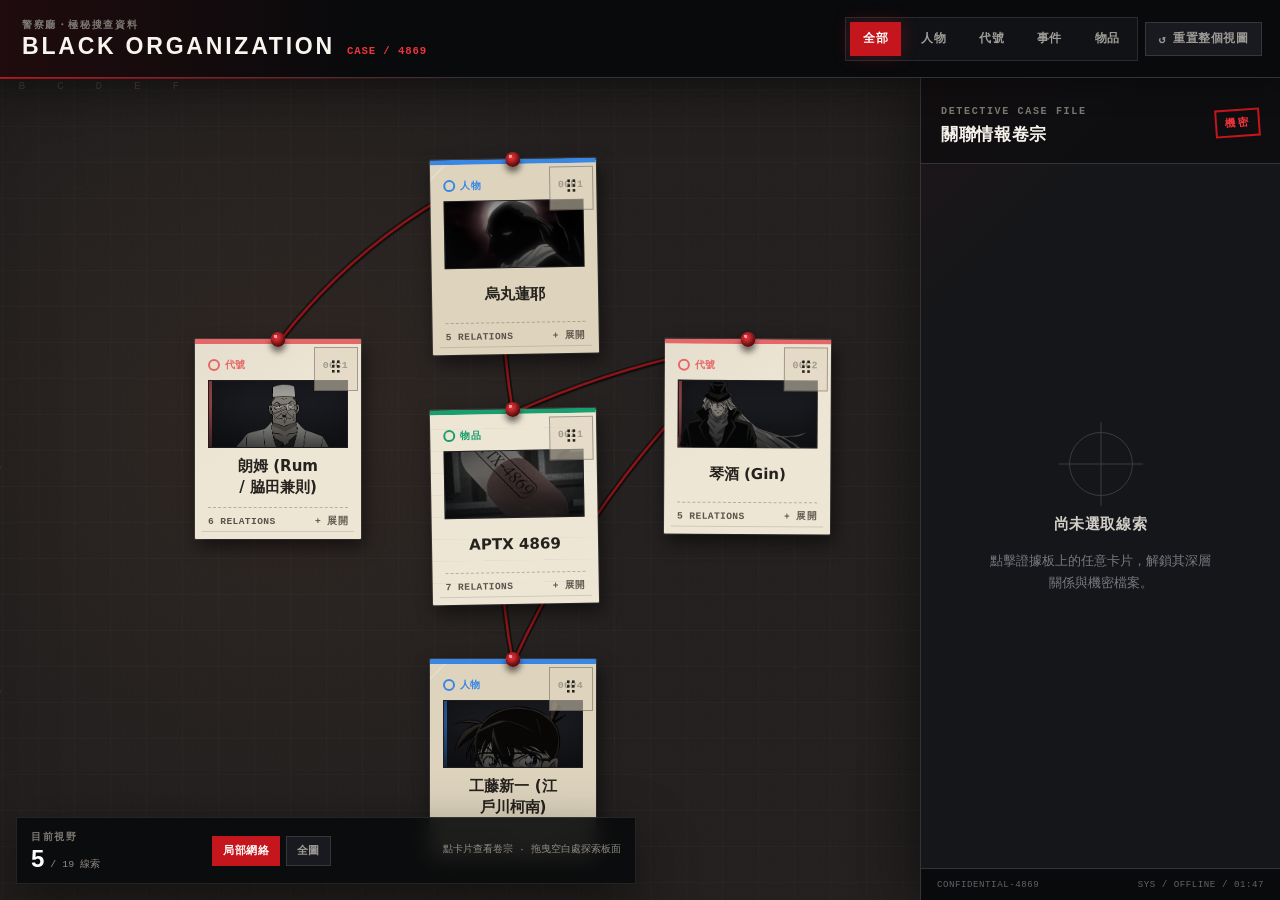
<file: index.html>
<!DOCTYPE html>
<html lang="zh-Hant">
<head>
  <meta charset="UTF-8">
  <meta name="viewport" content="width=device-width, initial-scale=1.0, viewport-fit=cover">
  <meta name="theme-color" content="#101114">
  <meta name="description" content="《名偵探柯南》黑衣組織互動式證據板：拖曳線索、展開關聯並查閱機密卷宗。">
  <link rel="canonical" href="https://www.hpchang.com/black-org-evidence-board/">

  <meta property="og:type" content="website">
  <meta property="og:locale" content="zh_TW">
  <meta property="og:site_name" content="黑衣組織機密情報證據板">
  <meta property="og:title" content="黑衣組織機密情報證據板">
  <meta property="og:description" content="《名偵探柯南》黑衣組織互動式證據板：拖曳線索、展開關聯並查閱機密卷宗。">
  <meta property="og:url" content="https://www.hpchang.com/black-org-evidence-board/">
  <meta property="og:image" content="https://www.hpchang.com/black-org-evidence-board/assets/og/black-org-evidence-board-og.png">
  <meta property="og:image:secure_url" content="https://www.hpchang.com/black-org-evidence-board/assets/og/black-org-evidence-board-og.png">
  <meta property="og:image:type" content="image/png">
  <meta property="og:image:width" content="1200">
  <meta property="og:image:height" content="630">
  <meta property="og:image:alt" content="黑色軟木證據板上以紅線串聯線索，標示 BLACK ORGANIZATION 與 CASE / 4869">

  <meta name="twitter:card" content="summary_large_image">
  <meta name="twitter:title" content="黑衣組織機密情報證據板">
  <meta name="twitter:description" content="《名偵探柯南》黑衣組織互動式證據板：拖曳線索、展開關聯並查閱機密卷宗。">
  <meta name="twitter:image" content="https://www.hpchang.com/black-org-evidence-board/assets/og/black-org-evidence-board-og.png">
  <meta name="twitter:image:alt" content="黑色軟木證據板上以紅線串聯線索，標示 BLACK ORGANIZATION 與 CASE / 4869">

  <title>黑衣組織機密情報證據板</title>
  <link rel="icon" href="./favicon/2-magnifier-clue.svg" type="image/svg+xml">
  <link rel="stylesheet" href="styles.css">
</head>
<body>
  <div id="app">
    <header class="control-header">
      <div class="brand-lockup" aria-label="黑衣組織機密情報證據板">
        <span class="brand-kicker">警察廳・極秘搜查資料</span>
        <div class="brand-row">
          <h1>BLACK ORGANIZATION</h1>
          <span class="case-number">CASE / 4869</span>
        </div>
      </div>

      <div class="toolbar" aria-label="證據板控制列">
        <div class="filter-group" role="group" aria-label="分類篩選">
          <button class="filter-btn active" type="button" data-filter="all" aria-pressed="true">全部</button>
          <button class="filter-btn" type="button" data-filter="person" aria-pressed="false">人物</button>
          <button class="filter-btn" type="button" data-filter="code" aria-pressed="false">代號</button>
          <button class="filter-btn" type="button" data-filter="event" aria-pressed="false">事件</button>
          <button class="filter-btn" type="button" data-filter="item" aria-pressed="false">物品</button>
        </div>
        <button id="reset-layout-btn" class="util-btn" type="button"
          title="重置整個視圖：清除卡片位置、選取、展開、篩選與視野模式"
          aria-label="重置整個視圖：清除卡片位置、選取、展開、篩選與視野模式">
          <span aria-hidden="true">↺</span> 重置整個視圖
        </button>
      </div>
    </header>

    <main class="board-wrapper" id="board-wrapper" aria-label="互動式證據板">
      <div id="pinboard" class="pinboard">
        <svg id="connections-svg" aria-hidden="true"></svg>
        <div class="board-stamp" aria-hidden="true">
          <span>TOP SECRET</span>
          <small>AUTHORIZED EYES ONLY</small>
        </div>
        <div class="board-coordinate board-coordinate-x" aria-hidden="true">A&nbsp;&nbsp;&nbsp;B&nbsp;&nbsp;&nbsp;C&nbsp;&nbsp;&nbsp;D&nbsp;&nbsp;&nbsp;E&nbsp;&nbsp;&nbsp;F</div>
        <div class="board-coordinate board-coordinate-y" aria-hidden="true">01&nbsp;&nbsp;&nbsp;02&nbsp;&nbsp;&nbsp;03&nbsp;&nbsp;&nbsp;04</div>
      </div>

      <div class="board-hud" aria-live="polite">
        <div class="hud-status hud-readouts">
          <div class="hud-metric">
            <span class="hud-label">目前視野</span>
            <strong id="visible-count">5</strong><span class="hud-unit"> / 19 線索</span>
          </div>
        </div>
        <div class="hud-view-controls" role="group" aria-label="視野模式">
          <button class="view-mode-btn active" type="button" data-view-mode="local" aria-pressed="true">局部網絡</button>
          <button class="view-mode-btn" type="button" data-view-mode="all" aria-pressed="false">全圖</button>
        </div>
        <p class="hud-instruction">點卡片查看卷宗 · 拖曳空白處探索板面</p>
      </div>
    </main>

    <aside id="case-file-sidebar" class="sidebar" aria-label="偵探卷宗側欄" data-sheet-state="peek">
      <div class="sidebar-header">
        <div>
          <span class="sidebar-eyebrow">DETECTIVE CASE FILE</span>
          <h2>關聯情報卷宗</h2>
        </div>
        <span class="security-level">機密</span>
      </div>

      <button class="sheet-handle" type="button" aria-expanded="false" aria-label="展開或收合卷宗面板">
        <span aria-hidden="true"></span>
      </button>

      <div id="sidebar-content" class="sidebar-content">
        <div class="empty-state">
          <div class="empty-crosshair" aria-hidden="true"></div>
          <p class="empty-title">尚未選取線索</p>
          <p>點擊證據板上的任意卡片，解鎖其深層關係與機密檔案。</p>
        </div>
      </div>

      <footer class="sidebar-footer">
        <span>CONFIDENTIAL-4869</span>
        <span id="hits-line" class="archive-access" hidden>
          訪客計數 <strong id="hits">—</strong>
        </span>
        <span id="record-clock">SYS / OFFLINE</span>
      </footer>
    </aside>
  </div>

  <div id="interaction-status" class="visually-hidden" role="status" aria-live="polite" aria-atomic="true"></div>

  <script src="script.js"></script>
</body>
</html>
</file>
<file: styles.css>
/*
 * BLACK ORGANIZATION // EVIDENCE BOARD
 * Offline-first noir interface. No external fonts or assets required.
 */

:root {
  color-scheme: dark;
  --ink-black: #101114;
  --ink-deep: #090a0c;
  --panel-black: #151619;
  --cork-char: #23201f;
  --cork-edge: #171514;
  --paper: #ded4be;
  --paper-light: #eee6d5;
  --paper-ink: #25221e;
  --fog: #bcb8ae;
  --muted: #7c7973;
  --rule: #32343a;
  --signal-red: #c4161c;
  --signal-red-hot: #ef343b;
  --type-person: #3987e5;
  --type-code: #e66767;
  --type-event: #c98500;
  --type-item: #199e70;
  --header-height: 78px;
  --sidebar-width: 360px;
  --shadow-deep: 0 20px 60px rgba(0, 0, 0, 0.45);
  --font-display: "Arial Narrow", "DIN Condensed", "Avenir Next Condensed", sans-serif;
  --font-body: "PingFang TC", "Noto Sans TC", "Microsoft JhengHei", system-ui, sans-serif;
  --font-mono: "SFMono-Regular", Consolas, "Liberation Mono", monospace;
}

* {
  box-sizing: border-box;
}

html,
body {
  width: 100%;
  min-width: 0;
  height: 100%;
  margin: 0;
  overflow: hidden;
}

body {
  background: var(--ink-black);
  color: #f5f2eb;
  font-family: var(--font-body);
  -webkit-font-smoothing: antialiased;
}

button,
input {
  font: inherit;
}

/* P1-D：live region 僅供輔助科技，視覺隱藏但可被 screen reader 讀取 */
.visually-hidden {
  position: absolute;
  width: 1px;
  height: 1px;
  margin: -1px;
  padding: 0;
  border: 0;
  overflow: hidden;
  clip: rect(0, 0, 0, 0);
  clip-path: inset(50%);
  white-space: nowrap;
}

button:focus-visible,
.node-card:focus-visible,
.relation-item:focus-visible,
.detail-name:focus-visible {
  outline: 2px solid #ffffff;
  outline-offset: 3px;
}

/* P0-D：select overlay 與 drag handle 分離熱區 */
.card-select-action {
  position: absolute;
  inset: 0;
  z-index: 4;
  width: 100%;
  height: 100%;
  padding: 0;
  border: 0;
  margin: 0;
  background: transparent;
  color: inherit;
  cursor: pointer;
}

.card-select-action:focus-visible {
  outline: 2px solid #ffffff;
  outline-offset: -2px;
}

.card-drag-handle {
  position: absolute;
  top: 3px;
  right: 3px;
  z-index: 6;
  display: grid;
  place-items: center;
  width: 44px;
  height: 44px;
  padding: 0;
  border: 1px solid rgba(37, 34, 30, 0.35);
  border-radius: 0;
  background: rgba(222, 212, 190, 0.55);
  color: var(--paper-ink);
  cursor: grab;
  touch-action: none;
}

.card-drag-handle::before {
  content: "⠿";
  font-size: 1.1rem;
  line-height: 1;
}

.card-drag-handle:focus-visible {
  outline: 2px solid #ffffff;
  outline-offset: 2px;
}

.card-drag-handle:active {
  cursor: grabbing;
}

/* P0-D：拖曳空白板面平移 */
.pinboard.panning {
  cursor: grabbing;
}

.pinboard {
  cursor: grab;
}

#app {
  display: grid;
  grid-template-columns: minmax(0, 1fr) var(--sidebar-width);
  grid-template-rows: var(--header-height) minmax(0, 1fr);
  width: 100%;
  height: 100dvh;
  background: var(--ink-black);
}

/* ── Command header ─────────────────────────────────────────────── */
.control-header {
  position: relative;
  z-index: 20;
  grid-column: 1 / -1;
  display: flex;
  align-items: center;
  justify-content: space-between;
  gap: 24px;
  min-width: 0;
  padding: 0 18px 0 22px;
  background:
    linear-gradient(90deg, rgba(196, 22, 28, 0.12), transparent 28%),
    var(--ink-deep);
  border-bottom: 1px solid var(--rule);
  box-shadow: 0 8px 30px rgba(0, 0, 0, 0.32);
}

.control-header::after {
  content: "";
  position: absolute;
  right: 0;
  bottom: -2px;
  left: 0;
  height: 2px;
  background: linear-gradient(90deg, var(--signal-red), transparent 36%);
  opacity: 0.8;
}

.brand-lockup {
  display: grid;
  gap: 3px;
  min-width: 310px;
}

.brand-kicker,
.sidebar-eyebrow,
.hud-label {
  color: var(--muted);
  font-family: var(--font-mono);
  font-size: 0.63rem;
  font-weight: 700;
  letter-spacing: 0.16em;
  text-transform: uppercase;
}

.brand-row {
  display: flex;
  align-items: baseline;
  gap: 12px;
}

.brand-row h1 {
  margin: 0;
  color: #f8f5ef;
  font-family: var(--font-display);
  font-size: clamp(1.05rem, 1.8vw, 1.55rem);
  font-stretch: condensed;
  font-weight: 900;
  letter-spacing: 0.12em;
  line-height: 1;
  text-wrap: balance;
}

.case-number {
  color: var(--signal-red-hot);
  font-family: var(--font-mono);
  font-size: 0.67rem;
  font-weight: 700;
  letter-spacing: 0.08em;
  white-space: nowrap;
}

.toolbar,
.filter-group {
  display: flex;
  align-items: center;
  gap: 7px;
}

.toolbar {
  min-width: 0;
}

.filter-group {
  padding: 4px;
  border: 1px solid #292b31;
  background: #111216;
}

.filter-btn,
.util-btn {
  min-height: 34px;
  border: 1px solid transparent;
  border-radius: 0;
  color: #9f9d97;
  background: transparent;
  cursor: pointer;
  font-family: var(--font-mono);
  font-size: 0.72rem;
  font-weight: 700;
  letter-spacing: 0.04em;
  transition: color 160ms ease, background 160ms ease, border-color 160ms ease, transform 160ms ease;
}

.filter-btn {
  padding: 0 12px;
}

.util-btn {
  display: inline-flex;
  align-items: center;
  gap: 7px;
  padding: 0 13px;
  border-color: #35373d;
  background: #191a1f;
}

.filter-btn:hover,
.util-btn:hover {
  color: #ffffff;
  border-color: #5a5d66;
  background: #25262c;
}

.filter-btn.active {
  color: #ffffff;
  border-color: var(--signal-red);
  background: var(--signal-red);
  box-shadow: 0 0 18px rgba(196, 22, 28, 0.28);
}

.util-btn:active,
.filter-btn:active {
  transform: translateY(1px);
}

/* ── Board ──────────────────────────────────────────────────────── */
.board-wrapper {
  position: relative;
  grid-column: 1;
  grid-row: 2;
  min-width: 0;
  min-height: 0;
  overflow: auto;
  overscroll-behavior: contain;
  background: var(--cork-edge);
  scrollbar-color: #4c4743 #151515;
  scrollbar-width: thin;
}

.board-wrapper::-webkit-scrollbar,
.sidebar-content::-webkit-scrollbar {
  width: 10px;
  height: 10px;
}

.board-wrapper::-webkit-scrollbar-track,
.sidebar-content::-webkit-scrollbar-track {
  background: #151515;
}

.board-wrapper::-webkit-scrollbar-thumb,
.sidebar-content::-webkit-scrollbar-thumb {
  border: 2px solid #151515;
  background: #4c4743;
}

.pinboard {
  position: relative;
  width: 1800px;
  height: 1240px;
  isolation: isolate;
  overflow: hidden;
  background-color: var(--cork-char);
  background-image:
    linear-gradient(rgba(255, 255, 255, 0.018) 1px, transparent 1px),
    linear-gradient(90deg, rgba(255, 255, 255, 0.018) 1px, transparent 1px),
    radial-gradient(circle at 20% 30%, rgba(107, 72, 57, 0.16), transparent 24%),
    radial-gradient(circle at 78% 65%, rgba(0, 0, 0, 0.24), transparent 32%);
  background-size: 36px 36px, 36px 36px, auto, auto;
  box-shadow: inset 0 0 110px rgba(0, 0, 0, 0.62);
}

.pinboard::before {
  content: "";
  position: absolute;
  inset: 17px;
  z-index: 0;
  pointer-events: none;
  border: 1px solid rgba(222, 212, 190, 0.08);
}

.pinboard::after {
  content: "";
  position: absolute;
  inset: 0;
  z-index: 0;
  pointer-events: none;
  opacity: 0.22;
  background-image: repeating-radial-gradient(circle at 10% 20%, transparent 0 4px, rgba(255, 255, 255, 0.03) 5px 6px);
  background-size: 70px 56px;
  mix-blend-mode: overlay;
}

.board-coordinate {
  position: absolute;
  z-index: 0;
  color: rgba(222, 212, 190, 0.16);
  font-family: var(--font-mono);
  font-size: 0.7rem;
  letter-spacing: 0.26em;
  pointer-events: none;
}

.board-coordinate-x {
  top: 26px;
  left: 50px;
}

.board-coordinate-y {
  top: 78px;
  left: 26px;
  width: 10px;
  line-height: 14rem;
  word-break: break-all;
}

.board-stamp {
  position: absolute;
  right: 110px;
  bottom: 100px;
  z-index: 0;
  display: grid;
  gap: 4px;
  width: 210px;
  padding: 12px 16px;
  border: 4px double rgba(196, 22, 28, 0.28);
  color: rgba(196, 22, 28, 0.28);
  font-family: var(--font-mono);
  text-align: center;
  transform: rotate(-8deg);
  pointer-events: none;
}

.board-stamp span {
  font-size: 1.35rem;
  font-weight: 900;
  letter-spacing: 0.12em;
}

.board-stamp small {
  font-size: 0.58rem;
  letter-spacing: 0.09em;
}

#connections-svg {
  position: absolute;
  inset: 0;
  z-index: 1;
  width: 100%;
  height: 100%;
  overflow: visible;
  pointer-events: none;
}

.connection-shadow {
  fill: none;
  stroke: rgba(0, 0, 0, 0.7);
  stroke-width: 6px;
  stroke-linecap: round;
  opacity: 0.65;
}

.connection-line {
  fill: none;
  stroke: var(--signal-red);
  stroke-width: 2.5px;
  stroke-linecap: round;
  opacity: 0.68;
  transition: opacity 180ms ease, stroke-width 180ms ease, filter 180ms ease;
  filter: drop-shadow(0 2px 1px rgba(0, 0, 0, 0.65));
}

.connection-knot {
  fill: var(--signal-red-hot);
  opacity: 0.8;
}

.connection-line.active-connection {
  stroke: var(--signal-red-hot);
  stroke-width: 4px;
  opacity: 1;
  filter: drop-shadow(0 0 6px rgba(239, 52, 59, 0.55));
}

.connection-line.dimmed-connection,
.connection-shadow.dimmed-connection,
.connection-knot.dimmed-connection {
  opacity: 0.08;
}

/* ── Evidence cards ─────────────────────────────────────────────── */
.node-card {
  --type-color: var(--type-person);
  position: absolute;
  z-index: 3;
  display: grid;
  grid-template-rows: auto 68px minmax(38px, 1fr) auto;
  gap: 8px;
  width: 166px;
  min-height: 190px;
  padding: 14px 13px 11px;
  border: 0;
  border-top: 5px solid var(--type-color);
  border-radius: 1px;
  color: var(--paper-ink);
  background:
    linear-gradient(135deg, transparent 0 9px, rgba(255, 255, 255, 0.18) 10px 11px, transparent 12px),
    var(--paper);
  box-shadow: 3px 8px 18px rgba(0, 0, 0, 0.52), 0 0 0 1px rgba(255, 255, 255, 0.13);
  cursor: grab;
  user-select: none;
  touch-action: none;
  transform: rotate(var(--card-rotation, 0deg));
  transform-origin: 50% 12px;
  transition: opacity 180ms ease, box-shadow 180ms ease, transform 180ms ease, filter 180ms ease;
}

.node-card[data-type="person"] {
  --type-color: var(--type-person);
}

.node-card[data-type="code"] {
  --type-color: var(--type-code);
  background:
    linear-gradient(145deg, rgba(25, 18, 18, 0.04), transparent 45%),
    var(--paper-light);
}

.node-card[data-type="event"] {
  --type-color: var(--type-event);
  background:
    linear-gradient(0deg, rgba(201, 133, 0, 0.07), rgba(201, 133, 0, 0.07)),
    var(--paper);
}

.node-card[data-type="item"] {
  --type-color: var(--type-item);
  background:
    repeating-linear-gradient(0deg, transparent 0 21px, rgba(37, 34, 30, 0.055) 22px),
    var(--paper-light);
}

.node-card::before {
  content: "";
  position: absolute;
  top: -12px;
  left: 50%;
  z-index: 5;
  width: 15px;
  height: 15px;
  border-radius: 50%;
  background:
    radial-gradient(circle at 34% 29%, #ff9b9f 0 10%, transparent 12%),
    radial-gradient(circle at 42% 38%, #e5373d, #801014 72%);
  box-shadow: 0 5px 6px rgba(0, 0, 0, 0.56), inset -2px -3px 4px rgba(0, 0, 0, 0.35);
  transform: translateX(-50%);
}

.node-card::after {
  content: "";
  position: absolute;
  right: 7px;
  bottom: 7px;
  left: 7px;
  height: 1px;
  background: rgba(37, 34, 30, 0.15);
}

.node-card:hover,
.node-card:has(.card-select-action:hover),
.node-card:has(.card-drag-handle:hover) {
  z-index: 5;
  box-shadow: 5px 14px 28px rgba(0, 0, 0, 0.62), 0 0 0 1px rgba(255, 255, 255, 0.2);
  transform: rotate(0deg) translateY(-3px);
}

.node-card.dragging {
  z-index: 10;
  cursor: grabbing;
  box-shadow: 8px 18px 34px rgba(0, 0, 0, 0.72);
  transform: rotate(1.5deg) scale(1.025);
  transition: none;
}

.node-card.active-card {
  z-index: 7;
  box-shadow: 0 0 0 2px #ffffff, 0 0 0 6px rgba(196, 22, 28, 0.75), 8px 18px 36px rgba(0, 0, 0, 0.68);
  transform: rotate(0deg) scale(1.035);
}

.node-card.related-card {
  box-shadow: 0 0 0 2px color-mix(in srgb, var(--type-color), white 12%), 4px 10px 24px rgba(0, 0, 0, 0.58);
}

.node-card.dimmed-card {
  opacity: 0.24;
  filter: grayscale(0.5);
}

.card-meta {
  display: flex;
  align-items: center;
  justify-content: space-between;
  gap: 8px;
  color: #5a534a;
  font-family: var(--font-mono);
  font-size: 0.62rem;
  font-weight: 700;
  letter-spacing: 0.04em;
  text-transform: uppercase;
}

.card-type {
  display: inline-flex;
  align-items: center;
  gap: 5px;
  color: var(--type-color);
  font-weight: 800;
}

.card-type::before {
  content: "";
  width: 8px;
  height: 8px;
  border: 2px solid var(--type-color);
  border-radius: 50%;
}

.card-id {
  font-variant-numeric: tabular-nums;
}

.card-art {
  position: relative;
  margin: 0;
  border: 1px solid rgba(37, 34, 30, 0.28);
  background: #1b1c21;
  box-shadow: inset 3px 0 var(--type-color);
  overflow: hidden;
  pointer-events: none;
}

.card-art::after {
  content: "";
  position: absolute;
  z-index: 1;
  inset: 0;
  background:
    linear-gradient(90deg, rgba(13, 12, 12, 0.22), transparent 38%),
    linear-gradient(180deg, rgba(8, 9, 11, 0.08) 35%, rgba(8, 9, 11, 0.58));
  box-shadow: inset 0 0 22px rgba(8, 9, 11, 0.42);
}

.card-art img,
.card-art svg {
  display: block;
  width: 100%;
  height: 100%;
  transform: scale(1.08);
  transition: filter 180ms ease, transform 180ms ease;
}

.card-art img {
  object-fit: cover;
  object-position: var(--art-position, 50% 50%);
  filter: grayscale(0.78) sepia(0.18) saturate(0.72) contrast(1.2) brightness(0.7);
}

.node-card:hover .card-art img,
.node-card:has(.card-select-action:hover) .card-art img,
.node-card.active-card .card-art img,
.node-card:hover .card-art svg,
.node-card:has(.card-select-action:hover) .card-art svg,
.node-card.active-card .card-art svg {
  transform: scale(1.13);
}

.node-card:hover .card-art img,
.node-card:has(.card-select-action:hover) .card-art img,
.node-card.active-card .card-art img {
  filter: grayscale(0.62) sepia(0.16) saturate(0.8) contrast(1.22) brightness(0.78);
}

.card-title {
  align-self: center;
  margin: 0;
  font-family: var(--font-body);
  font-size: 0.94rem;
  font-weight: 800;
  line-height: 1.42;
  text-align: center;
  text-wrap: balance;
  word-break: break-word;
}

.card-footer {
  display: flex;
  align-items: center;
  justify-content: space-between;
  gap: 8px;
  padding-top: 7px;
  border-top: 1px dashed rgba(37, 34, 30, 0.28);
  color: #5a534a;
  font-family: var(--font-mono);
  font-size: 0.6rem;
  font-weight: 700;
  letter-spacing: 0.04em;
}

.expand-status {
  color: #5e574d;
  font-weight: 800;
}

/* P2-A：展開狀態以紅色 signal 強調；selector 改為 card 上的展開狀態（經由 select action）。 */
.node-card:has(.card-select-action[aria-expanded="true"]) .expand-status {
  color: #97151a;
  font-weight: 900;
}

.node-card.active-card .expand-status {
  color: var(--signal-red-hot);
}

.board-hud {
  position: sticky;
  bottom: 16px;
  left: 16px;
  z-index: 12;
  display: flex;
  align-items: center;
  justify-content: space-between;
  gap: 18px;
  width: min(620px, calc(100vw - var(--sidebar-width) - 32px));
  min-width: 300px;
  margin: -86px 0 16px 16px;
  padding: 12px 14px;
  border: 1px solid rgba(255, 255, 255, 0.1);
  background: rgba(9, 10, 12, 0.9);
  box-shadow: var(--shadow-deep);
  backdrop-filter: blur(10px);
  pointer-events: none;
}

.hud-readouts {
  display: flex;
  align-items: flex-end;
  gap: 14px;
}

.hud-metric {
  white-space: nowrap;
}

.hud-metric[hidden] {
  display: none;
}

.hud-metric + .hud-metric {
  padding-left: 14px;
  border-left: 1px solid rgba(255, 255, 255, 0.12);
}

.hud-metric .hud-label {
  display: block;
}

.board-hud strong {
  display: inline-block;
  margin-top: 3px;
  color: #ffffff;
  font-family: var(--font-display);
  font-size: 1.5rem;
  font-weight: 900;
  line-height: 1;
}

.archive-access strong {
  color: #f2d3d5;
  font-family: var(--font-mono);
  font-size: 1.2rem;
  letter-spacing: 0.04em;
}

/* P1-H：counter 降級至 sidebar footer，為網站訪客計數，不影響主版面 */
.sidebar-footer .archive-access {
  font-family: var(--font-mono);
  font-size: 0.57rem;
  letter-spacing: 0.04em;
  color: #62636a;
}

.sidebar-footer .archive-access[hidden] {
  display: none;
}

.sidebar-footer .archive-access strong {
  color: #b9b6ae;
  font-size: inherit;
}

.hud-unit,
.board-hud p {
  color: #8f8c85;
  font-family: var(--font-mono);
  font-size: 0.62rem;
}

.board-hud p {
  margin: 0;
  line-height: 1.5;
  text-align: right;
}

/* P0-B/C：view mode 切換 */
.hud-view-controls {
  display: flex;
  align-items: center;
  gap: 6px;
  pointer-events: auto;
}

.view-mode-btn {
  min-height: 30px;
  padding: 0 10px;
  border: 1px solid #35373d;
  border-radius: 0;
  background: #191a1f;
  color: #9f9d97;
  font-family: var(--font-mono);
  font-size: 0.68rem;
  font-weight: 700;
  letter-spacing: 0.04em;
  cursor: pointer;
  pointer-events: auto;
  transition: color 160ms ease, background 160ms ease, border-color 160ms ease;
}

.view-mode-btn:hover {
  color: #ffffff;
  border-color: #5a5d66;
  background: #25262c;
}

.view-mode-btn.active {
  color: #ffffff;
  border-color: var(--signal-red);
  background: var(--signal-red);
}

.hud-instruction {
  white-space: nowrap;
}

/* ── Case file sidebar ──────────────────────────────────────────── */
.sidebar {
  position: relative;
  z-index: 15;
  grid-column: 2;
  grid-row: 2;
  display: grid;
  grid-template-rows: auto minmax(0, 1fr) auto;
  min-width: 0;
  min-height: 0;
  overflow: hidden;
  border-left: 1px solid var(--rule);
  background:
    linear-gradient(135deg, rgba(196, 22, 28, 0.06), transparent 22%),
    var(--panel-black);
  box-shadow: -16px 0 42px rgba(0, 0, 0, 0.3);
}

.sidebar-header {
  display: flex;
  align-items: center;
  justify-content: space-between;
  gap: 18px;
  padding: 21px 20px 17px;
  border-bottom: 1px solid var(--rule);
  background: rgba(9, 10, 12, 0.58);
}

.sidebar-header h2 {
  margin: 4px 0 0;
  font-family: var(--font-body);
  font-size: 1.08rem;
  font-weight: 800;
  letter-spacing: 0.04em;
}

.security-level {
  padding: 5px 8px;
  border: 2px solid var(--signal-red);
  color: var(--signal-red-hot);
  font-family: var(--font-mono);
  font-size: 0.66rem;
  font-weight: 900;
  letter-spacing: 0.16em;
  transform: rotate(-4deg);
}

.sidebar-content {
  min-height: 0;
  overflow-y: auto;
  padding: 22px 20px 28px;
}

/* P0-E：sheet handle 僅在 <=620 顯示 */
.sheet-handle {
  display: none;
}

/* P0-F：回到板面 按鈕（桌面也有，樣式沉穩） */
.back-to-board-btn {
  display: block;
  width: 100%;
  min-height: 40px;
  margin-top: 6px;
  padding: 8px 12px;
  border: 1px solid var(--rule);
  border-radius: 0;
  background: transparent;
  color: #b9b6ae;
  font-family: var(--font-mono);
  font-size: 0.72rem;
  font-weight: 700;
  letter-spacing: 0.06em;
  cursor: pointer;
  transition: border-color 160ms ease, color 160ms ease, background 160ms ease;
}

.back-to-board-btn:hover {
  border-color: #5a5d66;
  color: #f0ede6;
  background: #1a1b20;
}

.sidebar-footer {
  display: flex;
  justify-content: space-between;
  gap: 10px;
  padding: 10px 16px;
  border-top: 1px solid var(--rule);
  color: #62636a;
  background: var(--ink-deep);
  font-family: var(--font-mono);
  font-size: 0.57rem;
  letter-spacing: 0.06em;
}

.empty-state {
  display: grid;
  place-items: center;
  align-content: center;
  gap: 12px;
  min-height: 100%;
  color: #777981;
  text-align: center;
}

.empty-state p {
  max-width: 27ch;
  margin: 0;
  font-size: 0.82rem;
  line-height: 1.7;
}

.empty-state .empty-title {
  color: #d1cec7;
  font-size: 0.95rem;
  font-weight: 800;
  letter-spacing: 0.04em;
}

.empty-crosshair {
  position: relative;
  width: 64px;
  height: 64px;
  margin-bottom: 4px;
  border: 1px solid #3a3c42;
  border-radius: 50%;
}

.empty-crosshair::before,
.empty-crosshair::after {
  content: "";
  position: absolute;
  top: 50%;
  left: 50%;
  background: #3a3c42;
  transform: translate(-50%, -50%);
}

.empty-crosshair::before {
  width: 84px;
  height: 1px;
}

.empty-crosshair::after {
  width: 1px;
  height: 84px;
}

.detail-card {
  --detail-color: var(--type-person);
  display: grid;
  gap: 18px;
  animation: fileReveal 260ms ease both;
}

.detail-card[data-type="person"] { --detail-color: var(--type-person); }
.detail-card[data-type="code"] { --detail-color: var(--type-code); }
.detail-card[data-type="event"] { --detail-color: var(--type-event); }
.detail-card[data-type="item"] { --detail-color: var(--type-item); }

.detail-classification {
  display: flex;
  align-items: center;
  justify-content: space-between;
  gap: 12px;
}

.detail-type {
  display: inline-flex;
  align-items: center;
  gap: 7px;
  color: #d7d4cd;
  font-family: var(--font-mono);
  font-size: 0.67rem;
  font-weight: 800;
  letter-spacing: 0.08em;
}

.detail-type::before {
  content: "";
  width: 9px;
  height: 9px;
  border: 2px solid var(--detail-color);
  border-radius: 50%;
}

.detail-record-id {
  color: #696b72;
  font-family: var(--font-mono);
  font-size: 0.62rem;
  font-variant-numeric: tabular-nums;
}

.detail-name {
  margin: 0;
  padding: 0 0 13px;
  border-bottom: 3px solid var(--detail-color);
  color: #ffffff;
  font-size: clamp(1.35rem, 2.2vw, 1.8rem);
  font-weight: 900;
  line-height: 1.28;
  letter-spacing: -0.02em;
  text-wrap: balance;
}

.detail-desc-block {
  position: relative;
  padding: 17px 16px 16px 19px;
  border: 1px solid #32343a;
  background: #1b1c21;
}

.detail-desc-block::before {
  content: "";
  position: absolute;
  top: -1px;
  bottom: -1px;
  left: -1px;
  width: 3px;
  background: var(--detail-color);
}

.detail-label {
  display: block;
  margin-bottom: 8px;
  color: #70727a;
  font-family: var(--font-mono);
  font-size: 0.61rem;
  font-weight: 700;
  letter-spacing: 0.12em;
}

.detail-desc {
  margin: 0;
  color: #d0cec8;
  font-size: 0.88rem;
  line-height: 1.82;
}

/* ── 卡片插畫（側欄頂部大圖）─────────────────────────────────── */
.detail-art {
  position: relative;
  margin: 0;
  border: 1px solid #32343a;
  background: #1b1c21;
  aspect-ratio: 6 / 5;
  overflow: hidden;
}

.detail-art::before {
  content: "";
  position: absolute;
  top: -1px;
  bottom: -1px;
  left: -1px;
  z-index: 2;
  width: 3px;
  background: var(--detail-color);
}

.detail-art::after {
  content: "";
  position: absolute;
  z-index: 1;
  inset: 0;
  pointer-events: none;
  background:
    linear-gradient(90deg, rgba(9, 10, 12, 0.3), transparent 36%),
    linear-gradient(180deg, transparent 52%, rgba(9, 10, 12, 0.62));
  box-shadow: inset 0 0 46px rgba(9, 10, 12, 0.46);
}

.detail-art img,
.detail-art svg {
  display: block;
  width: 100%;
  height: 100%;
}

.detail-art img {
  object-fit: cover;
  object-position: var(--art-position, 50% 50%);
  filter: grayscale(0.58) sepia(0.14) saturate(0.8) contrast(1.16) brightness(0.78);
}

.art-load-failed {
  display: grid;
  place-items: center;
  background: #1b1c21;
}

.art-load-failed::after {
  content: "LOCAL IMAGE UNAVAILABLE";
  position: static;
  color: #77736c;
  background: none;
  box-shadow: none;
  font-family: var(--font-mono);
  font-size: 0.58rem;
  letter-spacing: 0.08em;
}

.relations-section {
  display: grid;
  gap: 9px;
}

.relations-heading {
  display: flex;
  align-items: center;
  justify-content: space-between;
  gap: 12px;
  padding-bottom: 8px;
  border-bottom: 1px solid #303239;
}

.relations-heading h3 {
  margin: 0;
  color: #f0ede6;
  font-size: 0.82rem;
  font-weight: 800;
  letter-spacing: 0.06em;
}

.relations-heading span {
  color: #6f7178;
  font-family: var(--font-mono);
  font-size: 0.62rem;
  font-variant-numeric: tabular-nums;
}

.relations-list {
  display: grid;
  gap: 7px;
}

.relation-item {
  --relation-color: var(--type-person);
  display: grid;
  grid-template-columns: 8px minmax(0, 1fr) auto;
  align-items: center;
  gap: 10px;
  width: 100%;
  min-height: 46px;
  padding: 9px 10px;
  border: 1px solid #303239;
  border-radius: 0;
  color: #d6d4ce;
  background: #1a1b20;
  cursor: pointer;
  text-align: left;
  transition: border-color 160ms ease, background 160ms ease, transform 160ms ease;
}

.relation-item[data-type="person"] { --relation-color: var(--type-person); }
.relation-item[data-type="code"] { --relation-color: var(--type-code); }
.relation-item[data-type="event"] { --relation-color: var(--type-event); }
.relation-item[data-type="item"] { --relation-color: var(--type-item); }

.relation-item:hover {
  border-color: #5a5d66;
  background: #24262c;
  transform: translateX(2px);
}

.relation-marker {
  width: 8px;
  height: 18px;
  background: var(--relation-color);
}

.relation-copy {
  display: grid;
  gap: 2px;
  min-width: 0;
}

.relation-kind {
  color: #777981;
  font-family: var(--font-mono);
  font-size: 0.56rem;
  font-weight: 700;
  letter-spacing: 0.08em;
}

.relation-name {
  overflow: hidden;
  font-size: 0.78rem;
  font-weight: 700;
  text-overflow: ellipsis;
  white-space: nowrap;
}

.relation-arrow {
  color: #777981;
  font-family: var(--font-mono);
}

/* ── 第二層詳細情報：可收合展開區 ─────────────────────────────────── */
.details-disclosure {
  display: grid;
  gap: 0;
}

.details-toggle {
  display: flex;
  align-items: center;
  justify-content: space-between;
  gap: 10px;
  width: 100%;
  padding: 11px 14px;
  border: 1px solid #3a3c42;
  border-radius: 0;
  background: #18191e;
  color: #d8d5ce;
  font-family: var(--font-mono);
  font-size: 0.7rem;
  font-weight: 800;
  letter-spacing: 0.1em;
  cursor: pointer;
  text-align: left;
  transition: border-color 160ms ease, background 160ms ease;
}

.details-toggle:hover {
  border-color: #5a5d66;
  background: #20222a;
}

.details-toggle:focus-visible {
  outline: 2px solid var(--detail-color, #c98500);
  outline-offset: 2px;
}

.details-toggle[aria-expanded="true"] {
  border-bottom-color: transparent;
  background: #1f2127;
}

.details-toggle-label {
  text-transform: uppercase;
}

.details-toggle-icon {
  display: inline-flex;
  align-items: center;
  justify-content: center;
  width: 18px;
  height: 18px;
  border: 1px solid currentColor;
  font-family: var(--font-mono);
  font-size: 0.85rem;
  font-weight: 900;
  line-height: 1;
}

.details-panel {
  display: grid;
  gap: 16px;
  padding: 16px 15px 18px;
  border: 1px solid #3a3c42;
  border-top: 0;
  background: #161719;
}

.details-panel[hidden] {
  display: none;
}

.details-empty {
  margin: 0;
  color: #6c6e76;
  font-family: var(--font-mono);
  font-size: 0.7rem;
  font-style: italic;
  letter-spacing: 0.04em;
  line-height: 1.6;
}

.details-section {
  display: grid;
  gap: 7px;
}

.details-section[data-variant="unconfirmed"] .details-label {
  color: #c87a4a;
}

.details-label {
  color: #70727a;
  font-family: var(--font-mono);
  font-size: 0.61rem;
  font-weight: 700;
  letter-spacing: 0.12em;
  text-transform: uppercase;
}

.details-list {
  display: grid;
  gap: 6px;
  margin: 0;
  padding: 0;
  list-style: none;
}

.details-list .details-item {
  position: relative;
  padding-left: 14px;
  color: #d0cec8;
  font-size: 0.82rem;
  line-height: 1.7;
}

.details-list .details-item::before {
  content: "▪";
  position: absolute;
  left: 0;
  top: 0;
  color: var(--detail-color, #c98500);
}

.details-relationship {
  display: flex;
  flex-wrap: wrap;
  align-items: baseline;
  gap: 8px;
}

.relationship-chip {
  flex: 0 0 auto;
  padding: 2px 8px;
  border: 1px solid #3a3c42;
  border-radius: 0;
  background: #1a1b20;
  color: #e6e3dc;
  font-size: 0.74rem;
  font-weight: 700;
  cursor: pointer;
  transition: border-color 160ms ease, background 160ms ease;
}

.relationship-chip:hover {
  border-color: #5a5d66;
  background: #24262c;
}

.relationship-chip:focus-visible {
  outline: 2px solid var(--relation-color, var(--detail-color, #c98500));
  outline-offset: 2px;
}

.relationship-chip[data-type="person"] { --relation-color: var(--type-person); }
.relationship-chip[data-type="code"]   { --relation-color: var(--type-code); }
.relationship-chip[data-type="event"] { --relation-color: var(--type-event); }
.relationship-chip[data-type="item"]  { --relation-color: var(--type-item); }

.relationship-summary {
  flex: 1 1 200px;
  color: #c4c2bc;
  font-size: 0.8rem;
  line-height: 1.65;
}

.details-timeline {
  display: grid;
  gap: 10px;
  margin: 0;
  padding: 0 0 0 14px;
  list-style: none;
}

.timeline-entry {
  position: relative;
  padding-left: 14px;
  color: #d0cec8;
  font-size: 0.82rem;
  line-height: 1.6;
}

.timeline-entry::before {
  content: "";
  position: absolute;
  left: 0;
  top: 7px;
  width: 6px;
  height: 6px;
  border: 1px solid var(--detail-color, #c98500);
  border-radius: 50%;
}

.timeline-stamp {
  display: block;
  margin-bottom: 2px;
  color: #9a9ca3;
  font-family: var(--font-mono);
  font-size: 0.64rem;
  font-weight: 700;
  letter-spacing: 0.06em;
}

.timeline-body {
  display: block;
}

.details-sources {
  display: grid;
  gap: 7px;
  margin: 0;
  padding: 0;
  list-style: none;
}

.source-entry {
  display: grid;
  gap: 2px;
}

.source-site {
  color: #82848c;
  font-family: var(--font-mono);
  font-size: 0.6rem;
  font-weight: 700;
  letter-spacing: 0.08em;
  text-transform: uppercase;
}

.source-link {
  color: #9bb8e0;
  font-size: 0.78rem;
  text-decoration: underline;
  text-underline-offset: 2px;
  word-break: break-all;
}

.source-link:hover {
  color: #c4d6f0;
}

@keyframes fileReveal {
  from {
    opacity: 0;
    transform: translateY(8px);
  }
  to {
    opacity: 1;
    transform: translateY(0);
  }
}

/* ── Responsive modes ───────────────────────────────────────────── */
@media (max-width: 1120px) {
  :root {
    --sidebar-width: 320px;
  }

  .brand-lockup {
    min-width: 250px;
  }

  .case-number {
    display: none;
  }

  .filter-btn {
    padding-inline: 9px;
  }
}

@media (max-width: 880px) {
  :root {
    --header-height: 116px;
  }

  #app {
    grid-template-columns: minmax(0, 1fr);
    grid-template-rows: var(--header-height) minmax(0, 1fr) 260px;
  }

  .control-header {
    align-items: stretch;
    flex-direction: column;
    justify-content: center;
    gap: 10px;
    padding: 12px 14px;
  }

  .brand-lockup {
    min-width: 0;
  }

  .brand-kicker {
    display: none;
  }

  .toolbar {
    justify-content: space-between;
    width: 100%;
  }

  .filter-group {
    min-width: 0;
    overflow-x: auto;
  }

  .board-wrapper {
    grid-column: 1;
    grid-row: 2;
  }

  .sidebar {
    grid-column: 1;
    grid-row: 3;
    border-top: 1px solid var(--rule);
    border-left: 0;
    box-shadow: 0 -14px 34px rgba(0, 0, 0, 0.35);
  }

  .sidebar-header {
    padding: 12px 16px;
  }

  .sidebar-header h2 {
    font-size: 0.95rem;
  }

  .sidebar-content {
    padding: 16px;
  }

  .sheet-handle {
    display: none;
  }

  .empty-state {
    grid-template-columns: 50px 1fr;
    justify-items: start;
    align-content: center;
    gap: 4px 14px;
    min-height: 120px;
    text-align: left;
  }

  .empty-crosshair {
    grid-row: 1 / 3;
    width: 42px;
    height: 42px;
  }

  .empty-crosshair::before {
    width: 54px;
  }

  .empty-crosshair::after {
    height: 54px;
  }

  .empty-state p {
    max-width: none;
  }

  .detail-card {
    grid-template-columns: minmax(0, 1fr) minmax(260px, 0.9fr);
    gap: 12px 18px;
  }

  .detail-classification,
  .detail-name {
    grid-column: 1;
  }

  .detail-art {
    grid-column: 1;
  }

  .detail-desc-block {
    grid-column: 1;
  }

  .details-disclosure {
    grid-column: 1;
  }

  .relations-section {
    grid-column: 2;
    grid-row: 1 / -1;
  }

  .board-hud {
    width: min(440px, calc(100vw - 32px));
  }

  .board-hud .hud-instruction {
    display: none;
  }
}

@media (max-width: 620px) {
  :root {
    --header-height: 128px;
  }

  /* P0-A/E：手機為 header / board(1fr) / bottom sheet。
     sheet 高度由 data-sheet-state 控制；board 占滿剩餘空間。 */
  #app {
    grid-template-columns: minmax(0, 1fr);
    /* P2-D：header row 用 auto，文字放大 200% 時 header 可長高而不截斷內容 */
    grid-template-rows: auto minmax(0, 1fr) auto;
  }

  .brand-row h1 {
    font-size: 1rem;
  }

  .toolbar {
    flex-wrap: wrap;
    align-items: stretch;
    gap: 8px;
  }

  .filter-group {
    flex: 1;
  }

  .filter-btn {
    min-width: 48px;
    padding-inline: 8px;
  }

  .util-btn {
    flex: 0 0 auto;
    padding-inline: 10px;
    font-size: 0.68rem;
  }

  .node-card {
    width: 154px;
  }

  /* P0-B：HUD 成為正式佔位的 40-44px status bar，不再 sticky + 負 margin 覆蓋卡片。 */
  .board-wrapper {
    display: flex;
    flex-direction: column;
  }

  .board-hud {
    position: relative;
    bottom: auto;
    left: auto;
    z-index: 12;
    display: flex;
    flex: 0 0 auto;
    align-items: center;
    justify-content: space-between;
    gap: 10px;
    width: 100%;
    min-width: 0;
    height: 42px;
    margin: 0;
    padding: 6px 12px;
    box-sizing: border-box;
    border-bottom: 1px solid var(--rule);
    background: rgba(9, 10, 12, 0.94);
    box-shadow: none;
    backdrop-filter: blur(6px);
    pointer-events: none;
  }

  .board-hud .hud-status {
    gap: 10px;
  }

  .board-hud .hud-metric + .hud-metric {
    padding-left: 10px;
  }

  .board-hud .hud-instruction {
    display: none;
  }

  .board-hud strong {
    font-size: 1.1rem;
  }

  .view-mode-btn {
    min-height: 26px;
    padding: 0 8px;
    font-size: 0.62rem;
  }

  /* P0-A：pinboard 維持固定邏輯畫布，靠 board-wrapper 內部 scroll；不可 flex-shrink。 */
  .pinboard {
    flex: 0 0 auto;
    min-height: 0;
  }

  /* P2-C：手機首屏降低裝飾性座標/印章，避免像隨機裁切殘留；維持為不干擾的 atmosphere layer */
  .board-coordinate {
    opacity: 0.5;
  }

  .board-stamp {
    opacity: 0.18;
  }

  /* P0-E：bottom sheet（行內 grid row，避免 fixed overlay 座標問題） */
  .sidebar {
    grid-column: 1;
    grid-row: 3;
    display: grid;
    grid-template-rows: auto auto minmax(0, 1fr) auto;
    min-height: 0;
    max-height: 100%;
    border-top: 1px solid var(--rule);
    border-left: 0;
    box-shadow: 0 -14px 34px rgba(0, 0, 0, 0.35);
    overflow: hidden;
    transition: max-height 240ms ease;
  }

  .sidebar[data-sheet-state="peek"] {
    max-height: 124px;
  }

  .sidebar[data-sheet-state="collapsed"] {
    max-height: 152px;
  }

  .sidebar[data-sheet-state="expanded"] {
    max-height: 72vh;
  }

  .sidebar-header {
    padding: 10px 14px;
  }

  .sidebar-header h2 {
    font-size: 0.9rem;
  }

  .sheet-handle {
    display: grid;
    place-items: center;
    width: 100%;
    height: 28px;
    padding: 0;
    border: 0;
    border-top: 1px solid var(--rule);
    background: var(--ink-deep);
    cursor: grab;
    touch-action: none;
  }

  .sheet-handle span {
    display: block;
    width: 44px;
    height: 4px;
    border-radius: 2px;
    background: #4c4743;
  }

  .sidebar-content {
    min-height: 0;
    overflow-y: auto;
    padding: 14px 16px calc(14px + env(safe-area-inset-bottom, 0px));
  }

  /* P0-F：手機單欄，大圖限高並移到關聯之後 */
  .detail-card {
    display: grid;
    grid-template-columns: 1fr;
  }

  .detail-classification,
  .detail-name,
  .detail-art,
  .detail-desc-block,
  .details-disclosure,
  .relations-section {
    grid-column: 1;
    grid-row: auto;
  }

  .detail-art {
    max-height: 150px;
    aspect-ratio: auto;
  }

  .back-to-board-btn {
    width: 100%;
    min-height: 44px;
    margin-top: 4px;
    padding: 10px 12px;
    border: 1px solid var(--signal-red);
    border-radius: 0;
    background: rgba(196, 22, 28, 0.12);
    color: var(--signal-red-hot);
    font-family: var(--font-mono);
    font-size: 0.78rem;
    font-weight: 800;
    letter-spacing: 0.06em;
    cursor: pointer;
  }

  .back-to-board-btn:hover {
    background: rgba(196, 22, 28, 0.22);
  }

  .sidebar-header .security-level {
    display: none;
  }
}

@media (prefers-reduced-motion: reduce) {
  *,
  *::before,
  *::after {
    scroll-behavior: auto !important;
    animation-duration: 0.01ms !important;
    animation-iteration-count: 1 !important;
    transition-duration: 0.01ms !important;
  }

  /* P2-D：reduced-motion 下 bottom sheet 不使用彈簧/滑動動畫，但仍可辨識狀態 */
  .sidebar {
    transition: none !important;
  }
}

@media (forced-colors: active) {
  /* P2-D：active/related/focus/CTA 不只靠顏色，補 border/outline */
  .node-card,
  .relation-item,
  .detail-desc-block,
  .details-toggle,
  .details-panel,
  .relationship-chip,
  .card-drag-handle,
  .view-mode-btn,
  .back-to-board-btn {
    border: 1px solid CanvasText;
  }

  .node-card.active-card {
    border: 3px solid CanvasText;
    outline: 2px solid LinkText;
    outline-offset: 2px;
  }

  .node-card.related-card {
    border: 2px dashed CanvasText;
  }

  .relation-marker,
  .detail-type::before,
  .card-type::before,
  .details-list .details-item::before,
  .timeline-entry::before {
    forced-color-adjust: none;
  }

  /* 紙卡與板面在 forced-colors 下仍可辨識邊界 */
  .pinboard {
    border: 1px solid CanvasText;
  }
}
</file>
